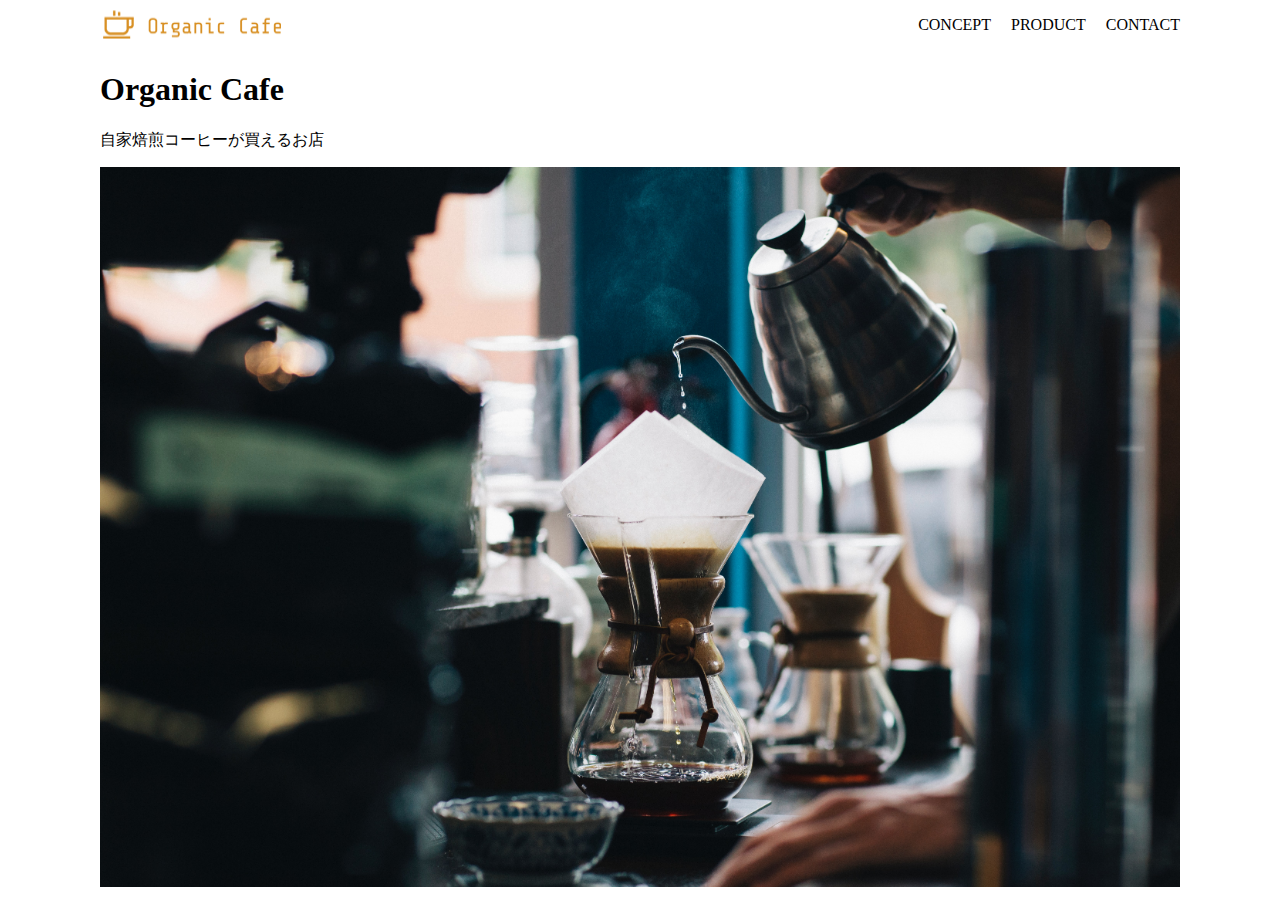
<file: html-css-kadai_013/index.html>
<!DOCTYPE html>
<html>
    <head>
        <title>Organic Cafe</title>
        <meta name="description" content="お店の紹介です">
        <meta charset="utf-8">
        <meta name="viewport" content="width=device-width,initial-scale=1.0">
        <link rel="stylesheet" href="style.css">
    </head> 
    <body>
        <header>
            <img src="images/logo.png">
            <nav id="nav-pc">
                <ul>
                    <li>CONCEPT</li>
                    <li>PRODUCT</li>
                    <li>CONTACT</li>
                </ul>
            </nav>
<!--sp--> 
            <button id="menu-sp" onclick="document.getElementById('nav-sp').style.display = 'block'">
                <img src="images/button-menu.png">
            </button>

            <nav id="nav-sp">
                <img id="close" onclick="document.getElementById('nav-sp').style.display = 'none'" src="images/button-close.png">
                <a id="logo-sp" href="index.html" onclick="document.getElementById('nav-sp').style.display = 'none'">
                            <img src="images/logo-sp.png">
                </a>
                <ul>
                    <li><a class="menu" href="index.html#concept" onclick="document.getElementById('nav-sp').style.display = 'none'">CONCEPT</a></li>
                    <li><a class="menu" href="index.html#concept" onclick="document.getElementById('nav-sp').style.display = 'none'">PRODUCT</a></li>
                    <li><a class="menu" href="index.html#concept" onclick="document.getElementById('nav-sp').style.display = 'none'">CONTACT</a></li>   
                </ul>
            </nav>
<!--/sp-->

        </header>
        <main>
            <h1>Organic Cafe</h1>
            <p>自家焙煎コーヒーが買えるお店</p>
            <img src="images/main-image.jpg">
        </main>


    </body>
</html>
</file>
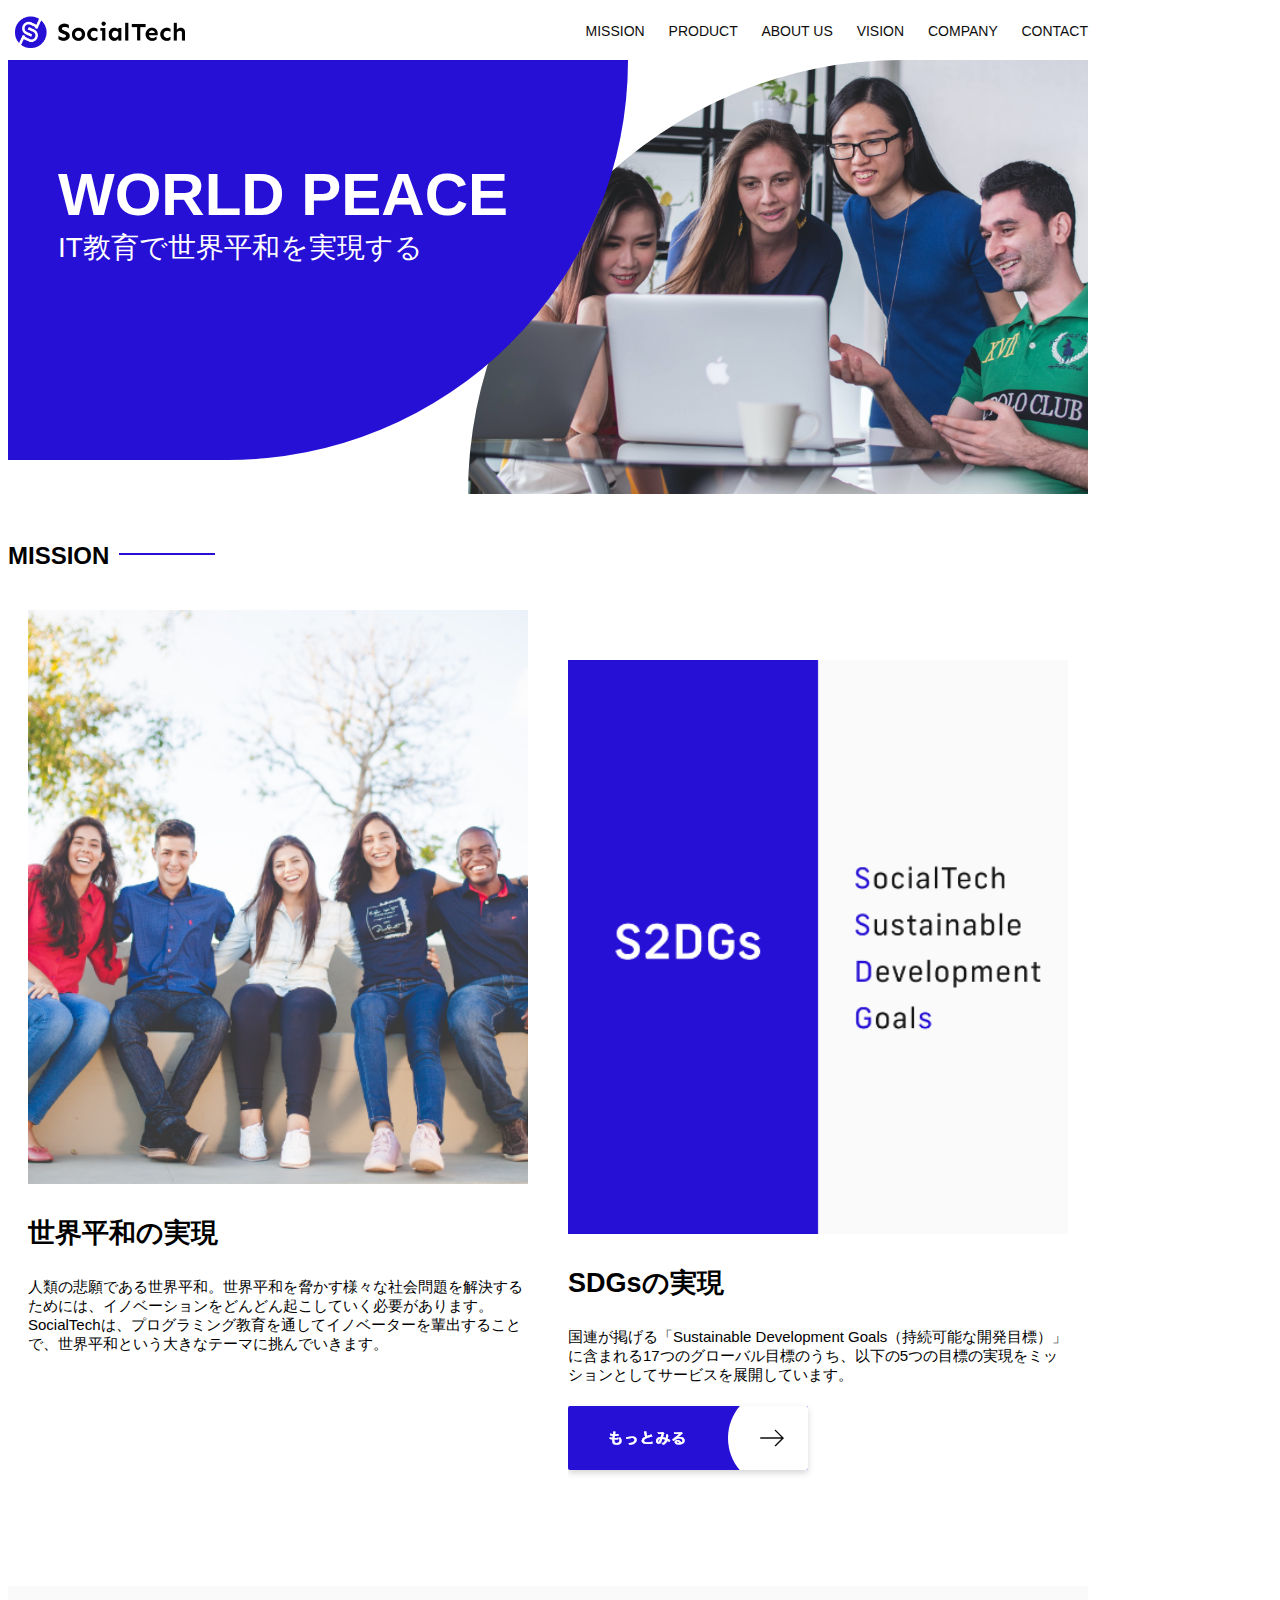
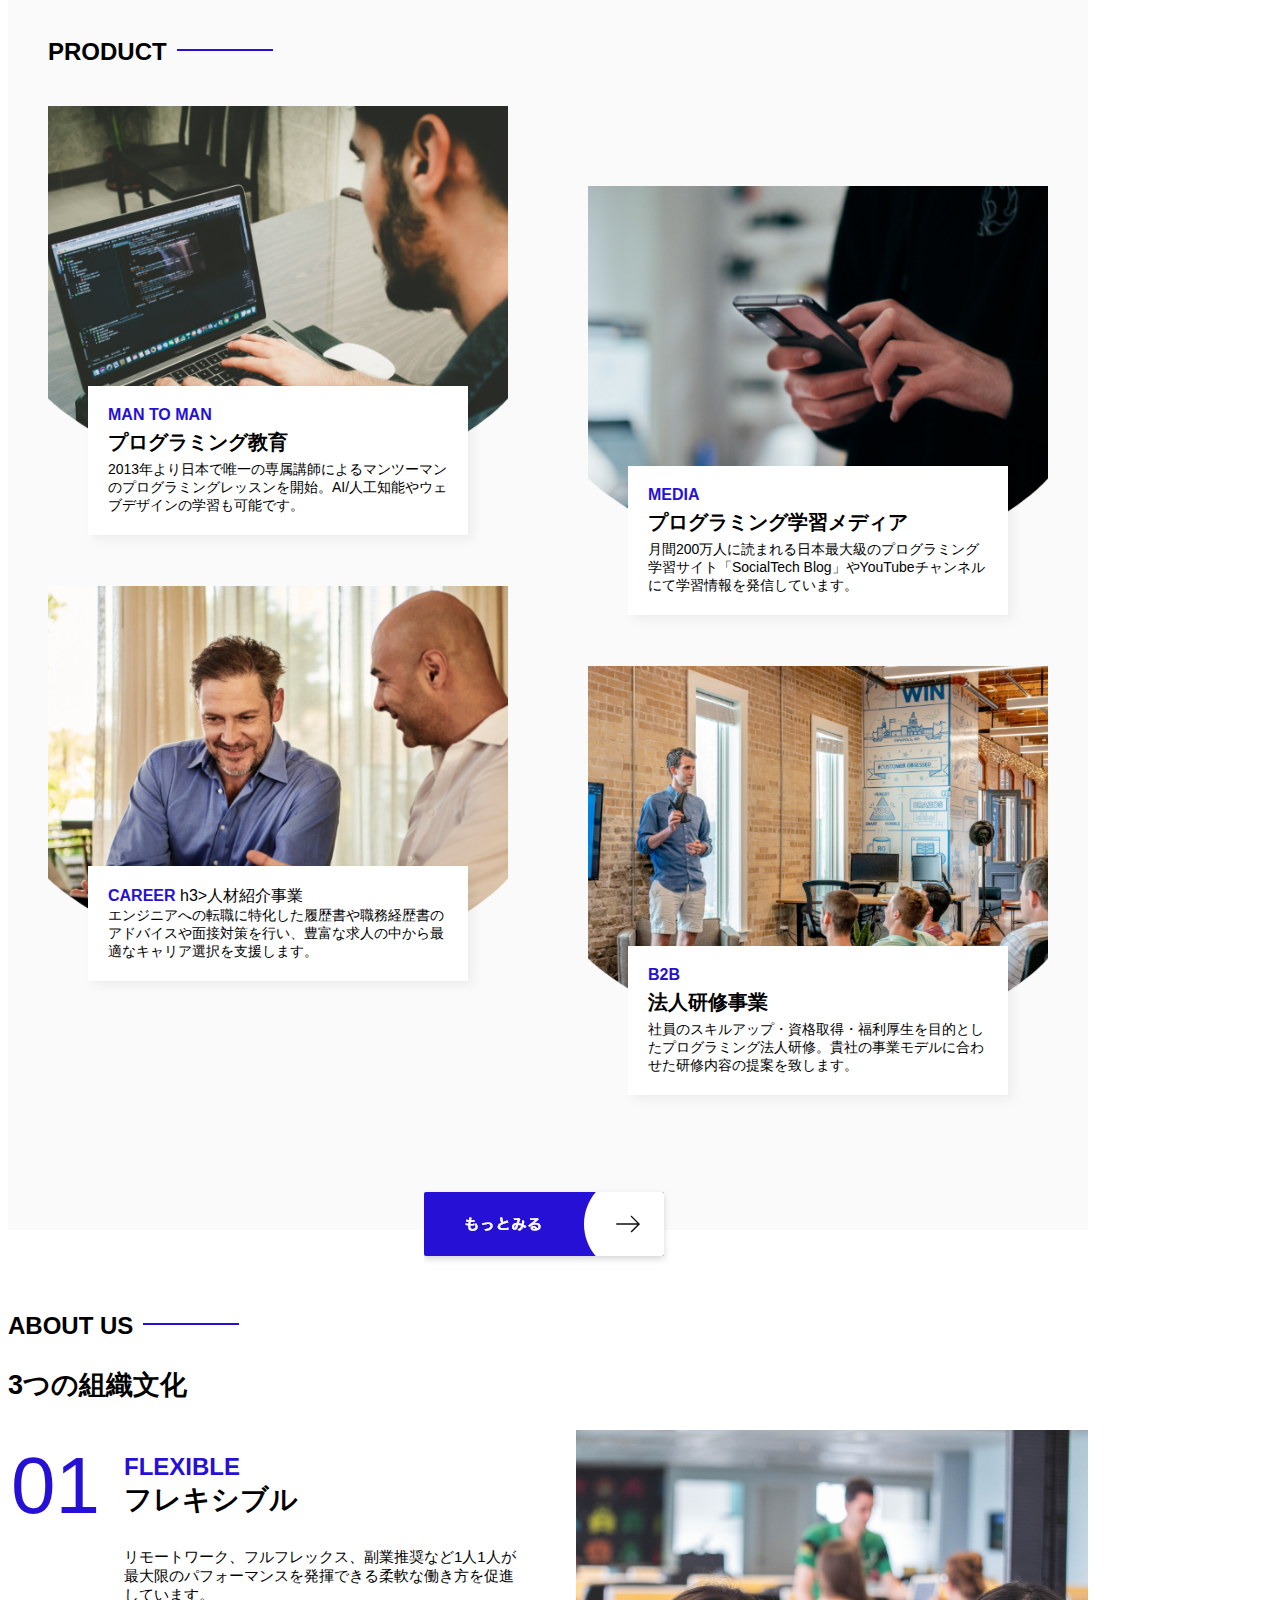
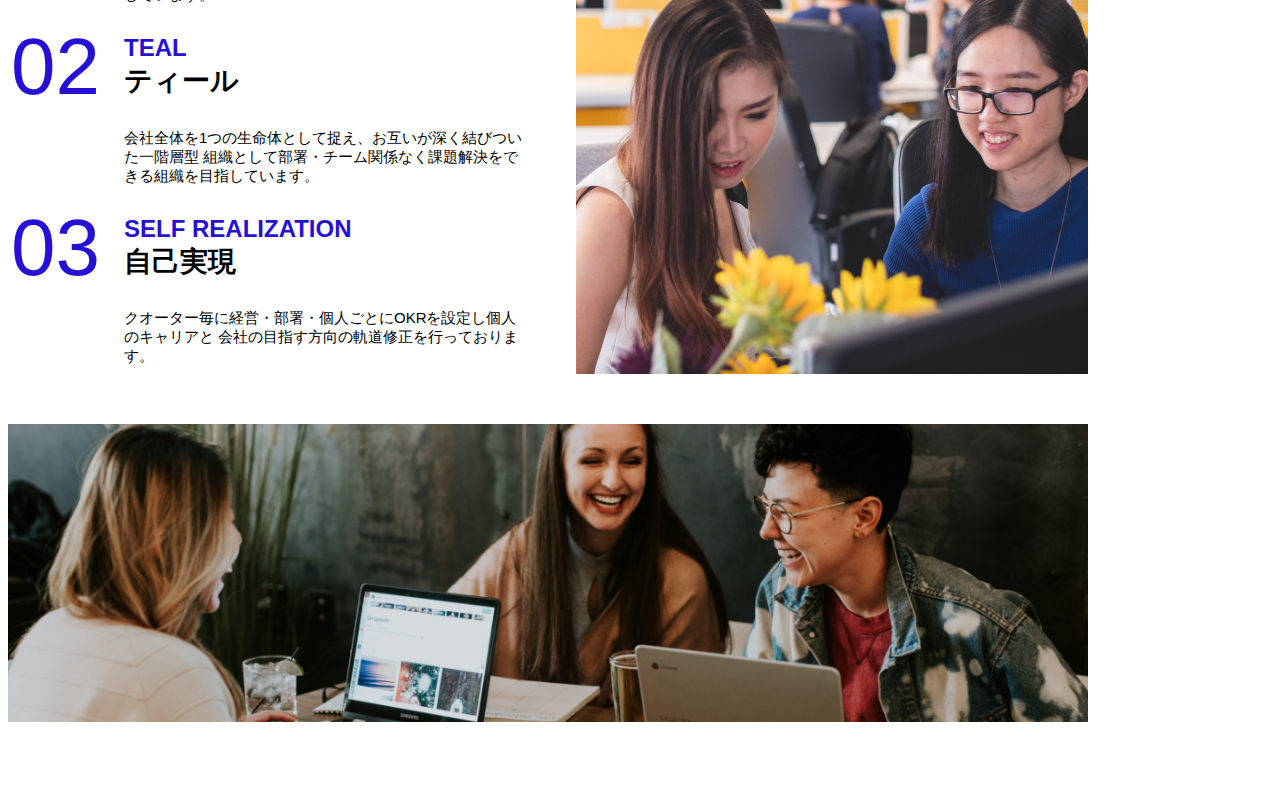
<file: socialtech/index.html>
<!DOCTYPE html>
<html>
    <head>
        <title>SocialTech</title>
        <meta charset="utf-8">
        <meta name="description" content="SocialTechはEdTech業界のリーディングカンパニーを目指します。">
        <meta name="viewport" content="width=device-width, initial-scale=1.0">
        <link rel="stylesheet" href="style.css">
    </head>
    <body>
        <header>
            <a id="logo" href="index.html"><img src="images/logo.png" alt="トップページに戻る"></a>
            <nav id="nav-pc">
                <a href="mission.html">MISSION</a>
                <a href="product.html">PRODUCT</a>
                <a href="index.html#aboutus">ABOUT US</a>
                <a href="index.html#vision">VISION</a>
                <a href="index.html#company">COMPANY</a>
                <a href="index.html#contact">CONTACT</a>
            </nav>
        </header>
        <main>
            <article>
                <section id="main-visual">
                    <div id="main-message">
                        <h1>WORLD PEACE</h1>
                        <p>IT教育で世界平和を実現する</p>
                    </div>
                    <img src="images/index/index-main.png" alt="PCの周りに集まる多国籍の仲間たち">
                </section>
                <!--MISSION-->
                <section id="mission">
                    <h2 class="index-h2">MISSION</h2>
                    <div id="mission-flex">
                        <div>
                            <img id="mission-photo" src="images/index/index-mission.png" alt="屋外のベンチで写真を撮影する多国籍の仲間たち">
                            <h3>世界平和の実現</h3>
                            <p>
                                人類の悲願である世界平和。世界平和を脅かす様々な社会問題を解決するためには、イノベーションをどんどん起こしていく必要があります。SocialTechは、プログラミング教育を通してイノベーターを輩出することで、世界平和という大きなテーマに挑んでいきます。
                            </p>
                         </div>
                         <div>
                            <img id="s2dgs" src="images/index/s2dgs.png" alt="s2dgs">
                            <h3>SDGsの実現</h3>
                            <p>国連が掲げる「Sustainable Development Goals（持続可能な開発目標）」に含まれる17つのグローバル目標のうち、以下の5つの目標の実現をミッションとしてサービスを展開しています。</p>
                            <a href="mission.html">
                                <img src="images/button-more.png" alt="もっとみる">
                            </a>
                        </div>
                       </div>
                     </section>
                     <!--PRODUCT-->
                     <section id="product">
                        <h2 class="index-h2">PRODUCT</h2>
                        <div>
                            <div id="product-left">
                                <div>
                                    <img class="product-photo" src="images/index/index-mantoman.png" alt="PCでコードを書く男性">                                    
                                    <div class="product-explain">
                                        <span>MAN TO MAN</span>
                                        <h3>プログラミング教育</h3>
                                        <p>2013年より日本で唯一の専属講師によるマンツーマンのプログラミングレッスンを開始。AI/人工知能やウェブデザインの学習も可能です。</p>
                                    </div>
                                </div>
                                <div>
                                    <img class="product-photo" src="images/index/index-career.png" alt="笑顔で話し合う2人の男性">
                                    <div class="product-explain">
                                        <span>CAREER</span>
                                        h3>人材紹介事業</h3>
                                        <p>エンジニアへの転職に特化した履歴書や職務経歴書のアドバイスや面接対策を行い、豊富な求人の中から最適なキャリア選択を支援します。</p>
                                </div>
                                </div>
                            </div>
                            <div id="product-right">
                                <div>
                                    <img class="product-photo" src="images/index/index-media.png" alt="スマホをいじる">
                                    <div class="product-explain">
                                        <span>MEDIA</span>
                                        <h3>プログラミング学習メディア</h3>
                                        <p>月間200万人に読まれる日本最大級のプログラミング学習サイト「SocialTech Blog」やYouTubeチャンネルにて学習情報を発信しています。</p>
                                    </div>
                                </div>
                                <div>
                                    <img class="product-photo" src="images/index/index-b2b.png" alt="講演中の男性とそれを聴く人々">
                                    <div class="product-explain">
                                        <span>B2B</span>
                                        <h3>法人研修事業</h3>
                                        <p>社員のスキルアップ・資格取得・福利厚生を目的としたプログラミング法人研修。貴社の事業モデルに合わせた研修内容の提案を致します。</p>
                                    </div>
                                </div>
                            </div>
                        </div>
                        <div>
                            <a id="product-more" href="product.html">
                                <img src="images/button-more.png">
                            </a>
                        </div>
                     </section>
                     <!--ABOUT US-->
                     <section id="aboutus">
                        <h2 class="index-h2">ABOUT US</h2>
                        <h3>3つの組織文化</h3>
                        <div>
                            <table class="culture-table">
                                <!--01-->
                                <tr>
                                    <td>
                                        <span class="culture-num">01</span>
                                    </td>
                                    <td>
                                        <span class="culture-en">FLEXIBLE</span>
                                        <span class="culture-jp">フレキシブル</span>
                                    </td>
                                </tr>
                                <tr>
                                    <td>

                                    </td>
                                    <td>
                                        <p class="culture-description">リモートワーク、フルフレックス、副業推奨など1人1人が最大限のパフォーマンスを発揮できる柔軟な働き方を促進しています。
                                        </p>
                                      </td>
                                    </tr>
                                    <!--02-->
                                    <tr>
                                      <td>
                                        <span class="culture-num">02</span>
                                      </td>
                                      <td>
                                        <span class="culture-en">TEAL</span>
                                        <span class="culture-jp">ティール</span>
                                      </td>
                                    </tr>
                                    <tr>
                                      <td>
                                        <!--空のセル-->
                                      </td>
                                      <td>
                                        <p class="culture-description">
                                          会社全体を1つの生命体として捉え、お互いが深く結びついた一階層型
                                          組織として部署・チーム関係なく課題解決をできる組織を目指しています。
                                        </p>
                                      </td>
                                    </tr>
                                    <tr>
                                      <td>
                                        <span class="culture-num">03</span>
                                      </td>
                                      <!--03-->
                                      <td>
                                        <span class="culture-en">SELF REALIZATION</span>
                                        <span class="culture-jp">自己実現</span>
                                      </td>
                                    </tr>
                                    <tr>
                                      <td>
                                        <!--空のセル-->
                                      </td>
                                      <td>
                                        <p class="culture-description">
                                          クオーター毎に経営・部署・個人ごとにOKRを設定し個人のキャリアと
                                          会社の目指す方向の軌道修正を行っております。
                                        </p>
                                      </td>
                                    </tr>
                                </table>
                                <img class="culture-img" src="images/index/index-aboutus1.png">
                               </div>
                               <img class="culture-img2" src="images/index/index-aboutus2.png">
                             </section>
                           </article>
                         </main>
                       </body>
                       
                       </html>
                       </p>
                                    </td>
                                </tr>
                            </table>
                        </div>
                     </section>
                   </article>
                 </main>
               </body>
               
               </html>
               

                            </p>
                        </div>
                        <div>

                        </div>
                    </div>
                </section>
            </article>
        </main>

    </body>
</html>
</file>
<file: html-css-kadai_013/style.css>
body {
    margin: 0 auto;
    max-width: 1080px;
    min-width: 960px;
}

header {
    display: flex;
    justify-content: space-between;
}

header ul {
    display: flex;
}

header li {
    margin-left: 20px;
    list-style: none;
}

main img {
    width: 100%;
}

#menu-sp ,#nav-sp {
    display: none;
}

@media screen and (max-width: 767px)  {
    body {
        min-width: 375px;
        margin: 0;
    }

    #nav-pc {
        display: none;
    }

    #menu-sp {
        float: right;
        padding: 0;
        background-color: transparent;
        border: none;
        display: block;
    }

    #nav-sp {
        background-color: #ce933e;
        position: absolute;
        left: 0;
        top: 0;
        height: 100%;
        width: 100%;
        display: none;
        z-index: 100;
    }

    #nav-sp ul {
        padding-left: 0;
        display: block;
    }

    #nav-sp li {
        list-style: none;
    }

    #close {
        position: absolute;
        top: 20px;
        right: 20px;
        background-color: transparent;
        border: 0;
    }

    #logo-sp {
        margin: 80px 0 30px 20px;
    }


    #nav-sp a {
        display: block;
    }

    #nav-sp a:link {
        color: #ffffff;
    }

    #nav-sp a:visited {
        color: #ffffff;
    }

    #nav-sp a:hover {
        color: #ffffff;
        text-decoration: underline;
    }

    #nav-sp a:active {
        color: #ffffff;
    }

    #nav-sp .menu {
        text-decoration: none;
        display: block;
        margin: 0 20px;
        height: 44px;
        font-size: 16px;
        background-image: url("images/arrow\ \(1\).png");
        background-repeat: no-repeat;
        background-position: right top;
    }


}
</file>
<file: socialtech/style.css>
/* PC、スマホ共通スタイル */
body {
    font-family: "Source Sans Pro", "Hiragino Kaku Gothic ProN", Meiryo, Arial, sans-serif;
    max-width: 1080px;
    min-width: 960px;
  }
  
  p {
    font-size: 15px;
  }

  media src and(min-width:1080px) {
    body {
      margin: 0 auto;
    }
  }

  header {
    display: flex;
    justify-content: space-between;
  }

  #nav-pc {
    text-align: right;
    font-size: 14px;
    padding-top: 15px;
  }

  #nav-pc > a {
    text-decoration: none;
    margin-left: 20px;
  }

  #nav-pc > a:link {
    color:#0d0d0d;
  }

  #nav-pc > a:visited {
    color:#0d0d0d;
  }

  #nav-pc > a:hover {
    color: #0d0d0d;
    text-decoration: underline;
  }

  #nav-pc > a:active {
    color: #0d0d0d;
  }

  #main-visual {
    position: relative;
    height: 400px;
  }

  #main-message {
    position: absolute;
    top: 0;
    left: 0;
    background-color: #2710d5;
    color: #ffffff; 
    border-radius: 0 0 476px 0;
    width: 100%;
    height: 100%;
    max-width: 620px; 
    z-index: 11;
  }

  #main-message > h1 {
    font-size: 60px;
    font-weight: bold;
    margin: 100px 0 0 50px;
  }

  #main-message > p {
    font-size: 28px;
    margin: 0 0 0 50px;
  }

  #main-visual > img {
    max-width: 620px;
    border-radius: 476px 0 0 0 ;
    position: absolute;
    top: 0;
    right: 0;
    z-index: 10;
  }

  h2 {
    margin-top: 40px;
  }
  h2::after {
    content: url("images/line.png");
    margin-left: 10px;
  }

  h3 {
    font-size: 27px;
  }

  #mission {
    margin: 80px auto;
  }

  #mission-flex {
    width: 100%;
    display: flex;
  }

  #mission-flex > div {
    width: 50%;
    margin: 20px;
  }

  #mission-photo {
    width: 100%;
  }

  #s2dgs {
    margin-top: 50px;
    width: 100%;
  }

#product {
  background-color: #fafafa;
  margin: 80px 0;
  padding: 10px 40px 0 40px;
}
#product > div {
  margin-top: 40px;
  display: flex;
}
#product-left {
  width: 50%;
  margin-right: 20px;
}

#product-right {
  width: 50%;
  margin: 80px 0 0 20px;
}

#product-left > div {
  position: relative;
  height: 480px;
  margin-right: 20px;
}

#product-right > div {
  position: relative;
  height: 480px;
  margin-left:20px;
}
.product-photo {
  width: 100%;
}

.product-explain {
  background-color: #ffffff;
  position:absolute;
  left: 0;
  top: 280px;
  margin: 0 40px;
  padding: 20px;
  box-shadow: 5px 5px 10px rgba(0,0,0,0.05);
}

.product-explain > span {
  color: #2710d5;
  font-weight: bold;
  font-size: 16px;
  margin: 0;
}

.product-explain > h3 {
  font-size: 20px;
  margin: 5px 0;
}

.product-explain > p {
  font-size: 14px;
  margin: 0;

}

#product-more {
  margin: 0 auto -42px auto;
}
/* ABOUT US */
#aboutus {
  margin: 80px auto 80px auto;
}

/* 3つの組織文化と画像を入れる枠 */
#aboutus > div {
  display: flex;
}
/* 画像 */
.culture-img {
  width: 100%;
  align-self: flex-start;
}

.culture-img2 {
  margin-top: 50px;
  width: 100%;
}
 /* 3つの組織文化の表 */
 .culture-table {
  margin-right: 50px;
}
/* 番号 */
.culture-num {
  font-size: 80px;
  color: #2710d5;
  margin: 0 20px 0 0;
}

/* 組織文化英語 */
.culture-en {
  color: #2710d5;
  font-weight: bold;
  font-size: 24px;
  display: block;
}

/* 組織文化日本語 */
.culture-jp {
  font-size: 28px;
  font-weight: bold;
}

/* 説明文 */
.culture-description {
  margin: 0;
}
</file>
